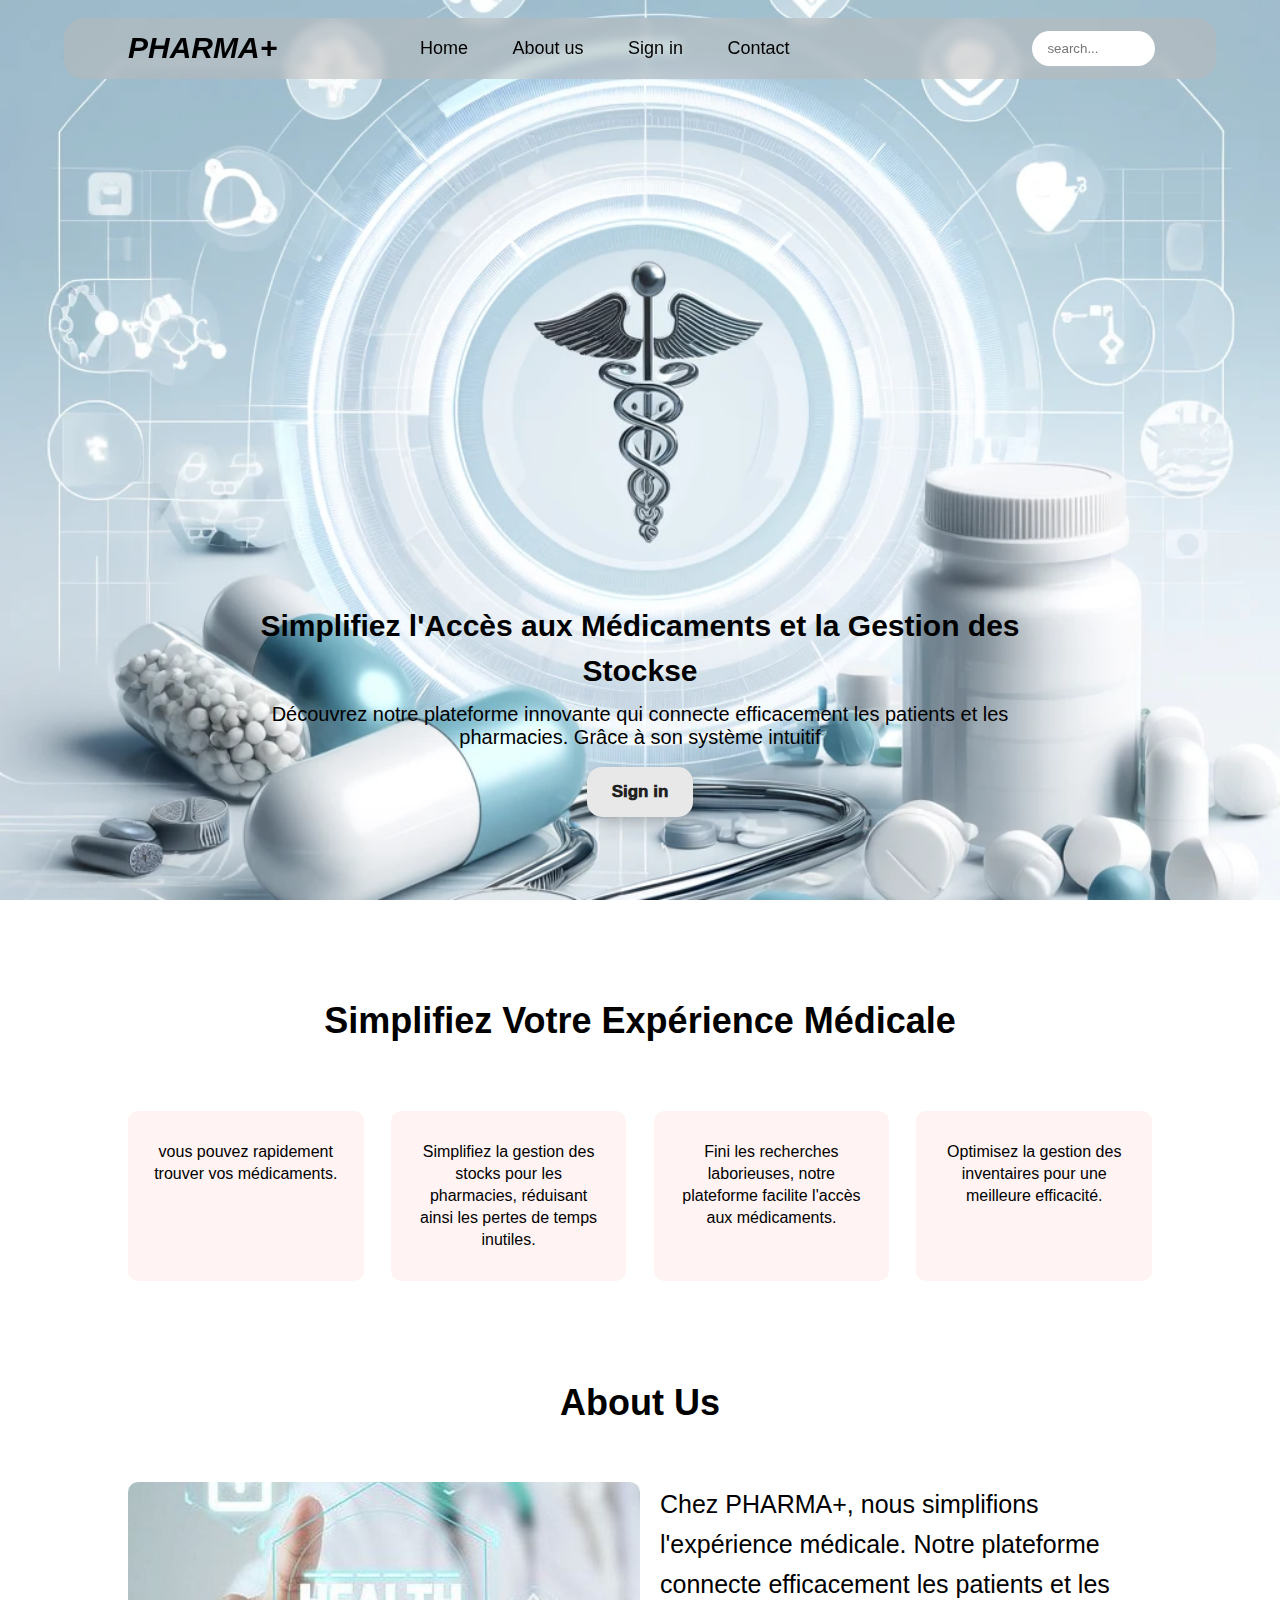
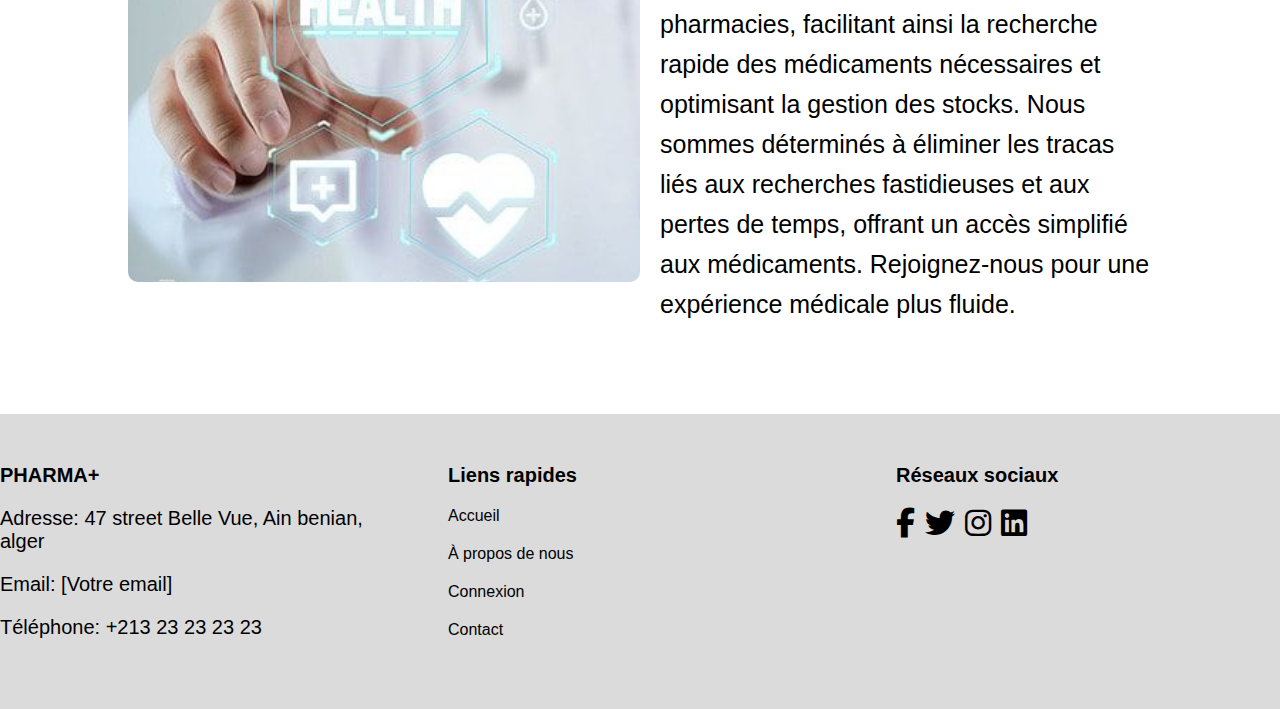
<file: web/page 1/index.html>
<!DOCTYPE html>
<html>
<head>
    <meta charset="utf-8">
    <meta http-equiv="X-UA-Compatible" content="IE=edge">
    <title>PHARMA+</title>
    <meta name="description" content="porche web site ">
    <meta name="viewport" content="width=device-width, initial-scale=1.0">
    <link rel="stylesheet" href="https://cdnjs.cloudflare.com/ajax/libs/font-awesome/6.4.2/css/all.min.css">
    <link rel="stylesheet" href="style.css">
    <link rel="stylesheet" href="https://unpkg.com/boxicons@2.1.4/css/boxicons.min.css">
</head>
<body>
    <header class="header">
        <a href="#" class="logo"><i>PHARMA+</i></a>
        <input type="checkbox" id="check">
        <label for="check" class="icons">
            <i class='bx bx-menu' id="menu-icon"></i>
            <i class='bx bx-x' id="close-icon"></i>
        </label>
        <div class="menu">
            <nav class="navbar">
                <a href="#home">Home</a>
                <a href="#about us">About us</a>
                <a href="#sign in ">Sign in</a>
                <a href="#contact">Contact</a>
            </nav>
            <div class="search">
                <input type="text" placeholder="search...">
            </div>
        </div>
    </header>

    <sectio class="home" id="home">
        <div class="home-content">
            <div class="img">
                <img src="image/2480e361-a5bd-4014-a33f-8169ac281711.webp" alt="photo">
            </div>
            <div class="row1">
                <h1>Simplifiez l'Accès aux Médicaments et la Gestion des Stockse</h1>
                <p>Découvrez notre plateforme innovante qui connecte efficacement les patients et les pharmacies. Grâce à son système intuitif</p>
                <div class="button-1">
                    <a href="../page 2/index.html"><button> Sign in </button> </a>
                </div>
            </div>
            
        </div>
    </sectio>
    <!---------catégorie---------->
    <section class="catégorie">

        <h1>Simplifiez Votre Expérience Médicale</h1>
        
        <span>Découvrez notre vaste gamme de véhicules, adaptés à tous vos besoins, pour une expérience de conduite inoubliable</span>
        <div class="row2">
            <div class="catégorie-col">
                
                <p>vous pouvez rapidement trouver vos médicaments.</p>
            </div>
            <div class="catégorie-col">
               
                <p>Simplifiez la gestion des stocks pour les pharmacies, réduisant ainsi les pertes de temps inutiles.</p>
            </div>
            <div class="catégorie-col">
                
                <p>Fini les recherches laborieuses, notre plateforme facilite l'accès aux médicaments.</p>
            </div>
            <div class="catégorie-col">
              
                <p>Optimisez la gestion des inventaires pour une meilleure efficacité.</p>
            </div>
        </div>
    </section>
    
    <!-----about us----->

    <section class="about" id="about us">
        <h1>About Us</h1>
        <div class="about-col">
            <div class="about-img">
                <img src="image/pharr.jpg" alt="Image descriptive">
            </div>
            <div class="about-test">
                <p>Chez PHARMA+, nous simplifions l'expérience médicale. Notre plateforme connecte efficacement les patients et les pharmacies, facilitant ainsi la recherche rapide des médicaments nécessaires et optimisant la gestion des stocks. Nous sommes déterminés à éliminer les tracas liés aux recherches fastidieuses et aux pertes de temps, offrant un accès simplifié aux médicaments. Rejoignez-nous pour une expérience médicale plus fluide.</p>
            </div>
        </div>
    </section>


   


    <footer class="footer">
        <div class="container">
            <div class="footer-col">
                <h4>PHARMA+</h4>
                <p>Adresse: 47 street Belle Vue, Ain benian, alger</p>
                <p>Email: [Votre email]</p>
                <p>Téléphone: +213 23 23 23 23</p>
            </div>
            <div class="footer-col">
                <h4>Liens rapides</h4>
                <ul>
                    <li><a href="#home">Accueil</a></li>
                    <li><a href="#about us">À propos de nous</a></li>
                    <li><a href="#sign in">Connexion</a></li>
                    <li><a href="#contact">Contact</a></li>
                </ul>
            </div>
            <div class="footer-col">
                <h4>Réseaux sociaux</h4>
                <div class="social-links">
                    <a href="#"><i class="fab fa-facebook-f"></i></a>
                    <a href="#"><i class="fab fa-twitter"></i></a>
                    <a href="#"><i class="fab fa-instagram"></i></a>
                    <a href="#"><i class="fab fa-linkedin"></i></a>
                </div>
            </div>
        </div>
    </footer>

   
    

</body>
</html>
</file>
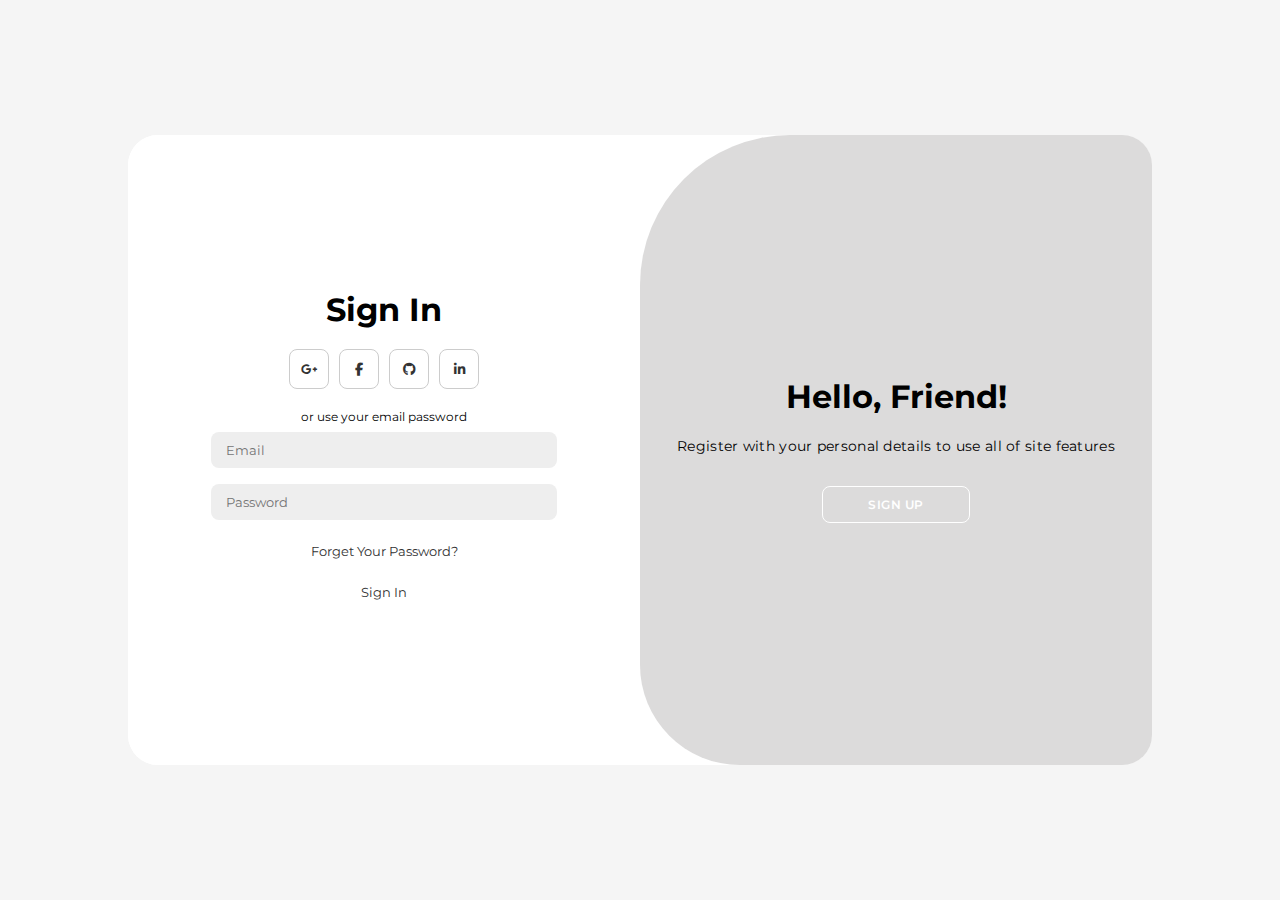
<file: web/page 2/index.html>
<!DOCTYPE html>
<html lang="en">

<head>
    <meta charset="UTF-8">
    <meta name="viewport" content="width=device-width, initial-scale=1.0">
    <link rel="stylesheet" href="https://cdnjs.cloudflare.com/ajax/libs/font-awesome/6.4.2/css/all.min.css">
    <link rel="stylesheet" href="style.css">
    <title>Modern Login Page | AsmrProg</title>
</head>

<body>

    <div class="container" id="container">
        <div class="form-container sign-up">
            <form>
                <h1>Create Account</h1>
                <div class="social-icons">
                    <a href="#" class="icon"><i class="fa-brands fa-google-plus-g"></i></a>
                    <a href="#" class="icon"><i class="fa-brands fa-facebook-f"></i></a>
                    <a href="#" class="icon"><i class="fa-brands fa-github"></i></a>
                    <a href="#" class="icon"><i class="fa-brands fa-linkedin-in"></i></a>
                </div>
                <span>or use your email for registeration</span>
                <input type="text" placeholder="Name">
                <input type="email" placeholder="Email">
                <input type="password" placeholder="Password">
                <a href="../page 3/Responsive Admin Dashboard - final/index.html" >sign Up</a> 
            </form>
        </div>
        <div class="form-container sign-in">
            <form>
                <h1>Sign In</h1>
                <div class="social-icons">
                    <a href="#" class="icon"><i class="fa-brands fa-google-plus-g"></i></a>
                    <a href="#" class="icon"><i class="fa-brands fa-facebook-f"></i></a>
                    <a href="#" class="icon"><i class="fa-brands fa-github"></i></a>
                    <a href="#" class="icon"><i class="fa-brands fa-linkedin-in"></i></a>
                </div>
                <span>or use your email password</span>
                <input type="email" placeholder="Email">
                <input type="password" placeholder="Password">
                <a href="#">Forget Your Password?</a>
                <a href="../page 3/Responsive Admin Dashboard - final/index.html">Sign In</a> 
            </form>
        </div>
        <div class="toggle-container">
            <div class="toggle">
                <div class="toggle-panel toggle-left">
                    <h1>Welcome Back!</h1>
                    <p>Enter your personal details to use all of site features</p>
                    <button class="hidden" id="login">Sign In</button>
                </div>
                <div class="toggle-panel toggle-right">
                    <h1>Hello, Friend!</h1>
                    <p>Register with your personal details to use all of site features</p>
                    <button class="hidden" id="register">Sign Up</button>
                </div>
            </div>
        </div>
    </div>

    <script src="script.js"></script>
</body>

</html>
</file>
<file: web/page 1/style.css>
* {
    margin: 0;
    padding: 0;
    font-family: 'Poppins', sans-serif;
    box-sizing: border-box;
}
body {
    
    color: #ffffff; /* Texte blanc pour le contraste */
    font-family: 'Poppins', sans-serif; /* Police de caractères */
    margin: 0;
    padding: 0;
}

.header {
    position: fixed;
    top: 2%;
    left: 5%;
    width: 90%;
    padding-top: 1%;
    padding-left: 5%;
    padding-bottom: 1%;
    display: flex;
    justify-content: space-between;
    align-items: center;
    z-index: 100;
}

.header::before {
    content: '';
    position: absolute;
    left: 0;
    width: 100%;
    height: 100%;
    background: rgba(185, 184, 184, 0.5);
    backdrop-filter: blur(5px);
    border-radius: 20px;
    z-index: -1;
}

.logo {
    font-size: 30px;
    width: 15%;
    color: black;
    font-weight: 600;
    text-decoration: none;
}

.menu {
    display: flex;
    justify-content: space-between;
    align-items: center;
    width: 75%;
}

.search {
    width: 30%;
    align-items: center;
    display: flex;
    justify-content: center;
}

.search input {
    width: 50%;
    padding: 10px 15px;
    border-radius: 20px;
    border: none;
    outline: none;
}

.navbar a {
    font-size: 18px;
    color: black;
    text-decoration: none;
    margin: 0 20px;
}

.navbar a:hover {
    border-bottom: 2px solid black;
}

.navbar a:active {
    border-bottom: 2px solid black;
}

#check {
    display: none;
}

.icons {
    font-size: 2rem;
    color: black;
    display: none;
    position: absolute;
    right: 2%;
}

@media (max-width: 1140px) {
    .icons #close-icon {
        display: none;
    }

    #check:checked~.icons #menu-icon {
        display: none;
    }

    .icons {
        display: inline-flex;
    }

    #check:checked~.icons #close-icon {
        display: block;
    }

    .menu {
        display: block;
        position: absolute;
        top: 100%;
        left: 0;
        width: 100%;
        height: 0;
        background: rgba(185, 184, 184, 0.5);
        backdrop-filter: blur(5px);
        border-radius: 20px;
        overflow: hidden;
        transition: .3s;
    }

    #check:checked~.menu {
        height: 17.7rem;
    }

    .navbar a {
        display: block;
        font-size: 1.1rem;
        margin: 1.5rem 0;
        text-align: center;
    }

    .search {
        width: 100%;
    }
}

.home-content {
    width: 100%;
    height: 100vh;
    display: flex;
    align-items: center;
    justify-content: center; /* Ajout pour centrer horizontalement */
    overflow: hidden;
}



.home-content img {
    position: absolute;
    width: 100%;
    height: 100vh;
    top: 0;
    left: 0;
    object-fit: cover;
}


.row1 {
    z-index: 1;
    max-width: 850px;
    display : flex;
    flex-direction: column;
    justify-content: center;
    padding-top: 520px;
    text-align: center; /* Pour centrer le contenu horizontalement */
}

.row1 h1 {
    font-size: 30px;
    z-index: 1;
    color: black;
    line-height: 1.5;
    margin-bottom: 10px;
}

.row1 p {
    font-size: 20px;
    z-index: 1;
    color: black;
}

.button-1
{
    margin-top: 18px;
}
button
{
    padding: 15px 25px;
    border: unset;
    border-radius: 15px;
    color: #212121;
    z-index: 1;
    background: #e8e8e8;
    position: relative;
    font-weight: 1000;
    font-size: 17px;
    -webkit-box-shadow: 4px 8px 19px -3px rgba(0,0,0,0.27);
    box-shadow: 4px 8px 19px -3px rgba(0,0,0,0.27);
    transition: all 250ms;
    overflow: hidden;
}
   
button::before 
{
    content: "";
    position: absolute;
    top: 0;
    left: 0;
    height: 100%;
    width: 0;
    border-radius: 15px;
    background-color: #212121;
    z-index: -1;
    -webkit-box-shadow: 4px 8px 19px -3px rgba(0,0,0,0.27);
    box-shadow: 4px 8px 19px -3px rgba(0,0,0,0.27);
    transition: all 250ms
}
   
button:hover 
{
    color: #e8e8e8;
}
   
button:hover::before
{
    width: 100%;
}


.catégorie {
    width: 80%;
    margin: auto;
    text-align: center;
    padding-top: 100px;
}

.catégorie h1 {
    color: black;
    font-size: 36px;
    font-weight: 600;
}

.catégorie p {
    color: black;
    font-size: 16px;
    padding: 10px;
    font-weight: 300;
    line-height: 22px;
    padding: 10px;
}

.row2 {
    margin-top: 5%;
    display: flex;
    justify-content: space-between;
}

.row2 h3
{
    color: black;
}

.catégorie-col {
    flex-basis: 23%;
    background: #fff3f3;
    border-radius: 10px;
    margin-bottom: 5%;
    padding: 20px 12px;
    box-sizing: border-box;
    transition: 0.5s;
}

.catégorie-col h3 {
    text-align: center;
    font-weight: 600;
    margin: 10px;
}

.catégorie-col:hover {
    box-shadow: 0 0 20px rgb(220, 211, 211);
}

@media (max-width: 500px) {
    .row2 {
        flex-direction: column;
    }
}


/* Section About */
.about {
    width: 80%;
    margin: auto;
    text-align: center;
    padding-top: 50px;
}

.about h1 {
    font-size: 36px;
    font-weight: 600;
    margin-bottom: 20px;
    color: black; /* Texte blanc */
}

.about-col {
    display: flex;
    justify-content: space-between;
    align-items: center;
    text-align: left;
}

.about-img {
    flex-basis: 50%; /* Prend 45% de la largeur de la section */
}

.about-img img {
    width: 100%;
    height: auto;
    border-radius: 10px;
    max-height: 400px; /* Limite la hauteur de l'image */
    object-fit: cover; /* Assure que l'image reste proportionnelle */
}

.about-test {
    flex-basis: 50%; /* Prend 50% de la largeur de la section */
    color:black; /* Texte blanc */
    padding-left: 20px;
}

.about-test p {
    margin-top: 40px;
    font-size: 25px;
    line-height: 1.6;
}

/* Media query pour les écrans plus petits */
@media (max-width: 768px) {
    .about-col {
        flex-direction: column;
        text-align: center;
    }

    .about-img, .about-test {
        flex-basis: 100%;
        padding: 0;
    }

    .about-test {
        padding-top: 20px;
    }
}


/* Style pour le footer */
.footer {
    margin-top: 90px;
    background-color: rgba(185, 184, 184, 0.5); /* Couleur de fond du footer */
    color: black; /* Couleur du texte */
    padding: 50px 0; /* Espacement intérieur du footer */
}

.footer .container {
    display: flex;
    justify-content: space-between;
}

.footer-col {
    width: 30%; /* Largeur de chaque colonne du footer */
}

.footer h4 {
    font-size: 20px;
    margin-bottom: 20px;
}

.footer p {
    font-size: 20px;
    margin-bottom: 20px;
}

.footer ul {
    list-style: none;
    padding: 0;
}

.footer ul li {
    margin-bottom: 20px;
}

.footer ul li a {
    color: black;
    text-decoration: none;
}

.social-links {
    display: flex;
}

.social-links a {
    color: black;
    font-size: 30px;
    margin-right: 10px;
}

/* Style pour les icônes de médias sociaux */
.social-links a:hover {
    color: #00f; /* Couleur au survol */
}
</file>
<file: web/page 2/style.css>
@import url('https://fonts.googleapis.com/css2?family=Montserrat:wght@300;400;500;600;700&display=swap');

*{
    margin: 0;
    padding: 0;
    box-sizing: border-box;
    font-family: 'Montserrat', sans-serif;
}

body{
    background-color: whitesmoke;;
    display: flex;
    align-items: center;
    justify-content: center;
    flex-direction: column;
    height: 100vh;
}

.container{
    background-color: #fff;
    border-radius: 30px;
    position: relative;
    overflow: hidden;
    width: 100%;
    max-width: 80%;
    min-height: 70%;
}

.container p{
    font-size: 14px;
    line-height: 20px;
    letter-spacing: 0.3px;
    margin: 20px 0;
}

.container span{
    font-size: 12px;
}

.container a{
    color: #333;
    font-size: 13px;
    text-decoration: none;
    margin: 15px 0 10px;
}

.container button{
    background-color: rgba(185, 184, 184, 0.5);
    color: #fff;
    font-size: 12px;
    padding: 10px 45px;
    border: 1px solid transparent;
    border-radius: 8px;
    font-weight: 600;
    letter-spacing: 0.5px;
    text-transform: uppercase;
    margin-top: 10px;
    cursor: pointer;
}

.container button.hidden{
    background-color: transparent;
    border-color: #fff;
}

.container form{
    background-color: #fff;
    display: flex;
    align-items: center;
    justify-content: center;
    flex-direction: column;
    padding: 0 40px;
    height: 100%;
}

.container input{
    background-color: #eee;
    border: none;
    margin: 8px 0;
    padding: 10px 15px;
    font-size: 13px;
    border-radius: 8px;
    width: 80%;
    outline: none;
}

.form-container{
    position: absolute;
    top: 0;
    height: 100%;
    transition: all 0.6s ease-in-out;
}

.sign-in{
    left: 0;
    width: 50%;
    z-index: 2;
}

.container.active .sign-in{
    transform: translateX(100%);
}

.sign-up{
    left: 0;
    width: 50%;
    opacity: 0;
    z-index: 1;
}

.container.active .sign-up{
    transform: translateX(100%);
    opacity: 1;
    z-index: 5;
    animation: move 0.6s;
}

@keyframes move{
    0%, 49.99%{
        opacity: 0;
        z-index: 1;
    }
    50%, 100%{
        opacity: 1;
        z-index: 5;
    }
}

.social-icons{
    margin: 20px 0;
}

.social-icons a{
    border: 1px solid #ccc;
    border-radius: 20%;
    display: inline-flex;
    justify-content: center;
    align-items: center;
    margin: 0 3px;
    width: 40px;
    height: 40px;
}

.toggle-container{
    position: absolute;
    top: 0;
    left: 50%;
    width: 50%;
    height: 100%;
    overflow: hidden;
    transition: all 0.6s ease-in-out;
    border-radius: 150px 0 0 100px;
    z-index: 1000;
}

.container.active .toggle-container{
    transform: translateX(-100%);
    border-radius: 0 150px 100px 0;
}

.toggle{
    background-color: rgba(185, 184, 184, 0.5);
    height: 100%;
    color: black;
    position: relative;
    left: -100%;
    height: 100%;
    width: 200%;
    transform: translateX(0);
    transition: all 0.6s ease-in-out;
}

.container.active .toggle{
    transform: translateX(50%);
}

.toggle-panel{
    position: absolute;
    width: 50%;
    height: 100%;
    display: flex;
    align-items: center;
    justify-content: center;
    flex-direction: column;
    padding: 0 30px;
    text-align: center;
    top: 0;
    transform: translateX(0);
    transition: all 0.6s ease-in-out;
}

.toggle-left{
    transform: translateX(-200%);
}

.container.active .toggle-left{
    transform: translateX(0);
}

.toggle-right{
    right: 0;
    transform: translateX(0);
}

.container.active .toggle-right{
    transform: translateX(200%);
}
</file>
